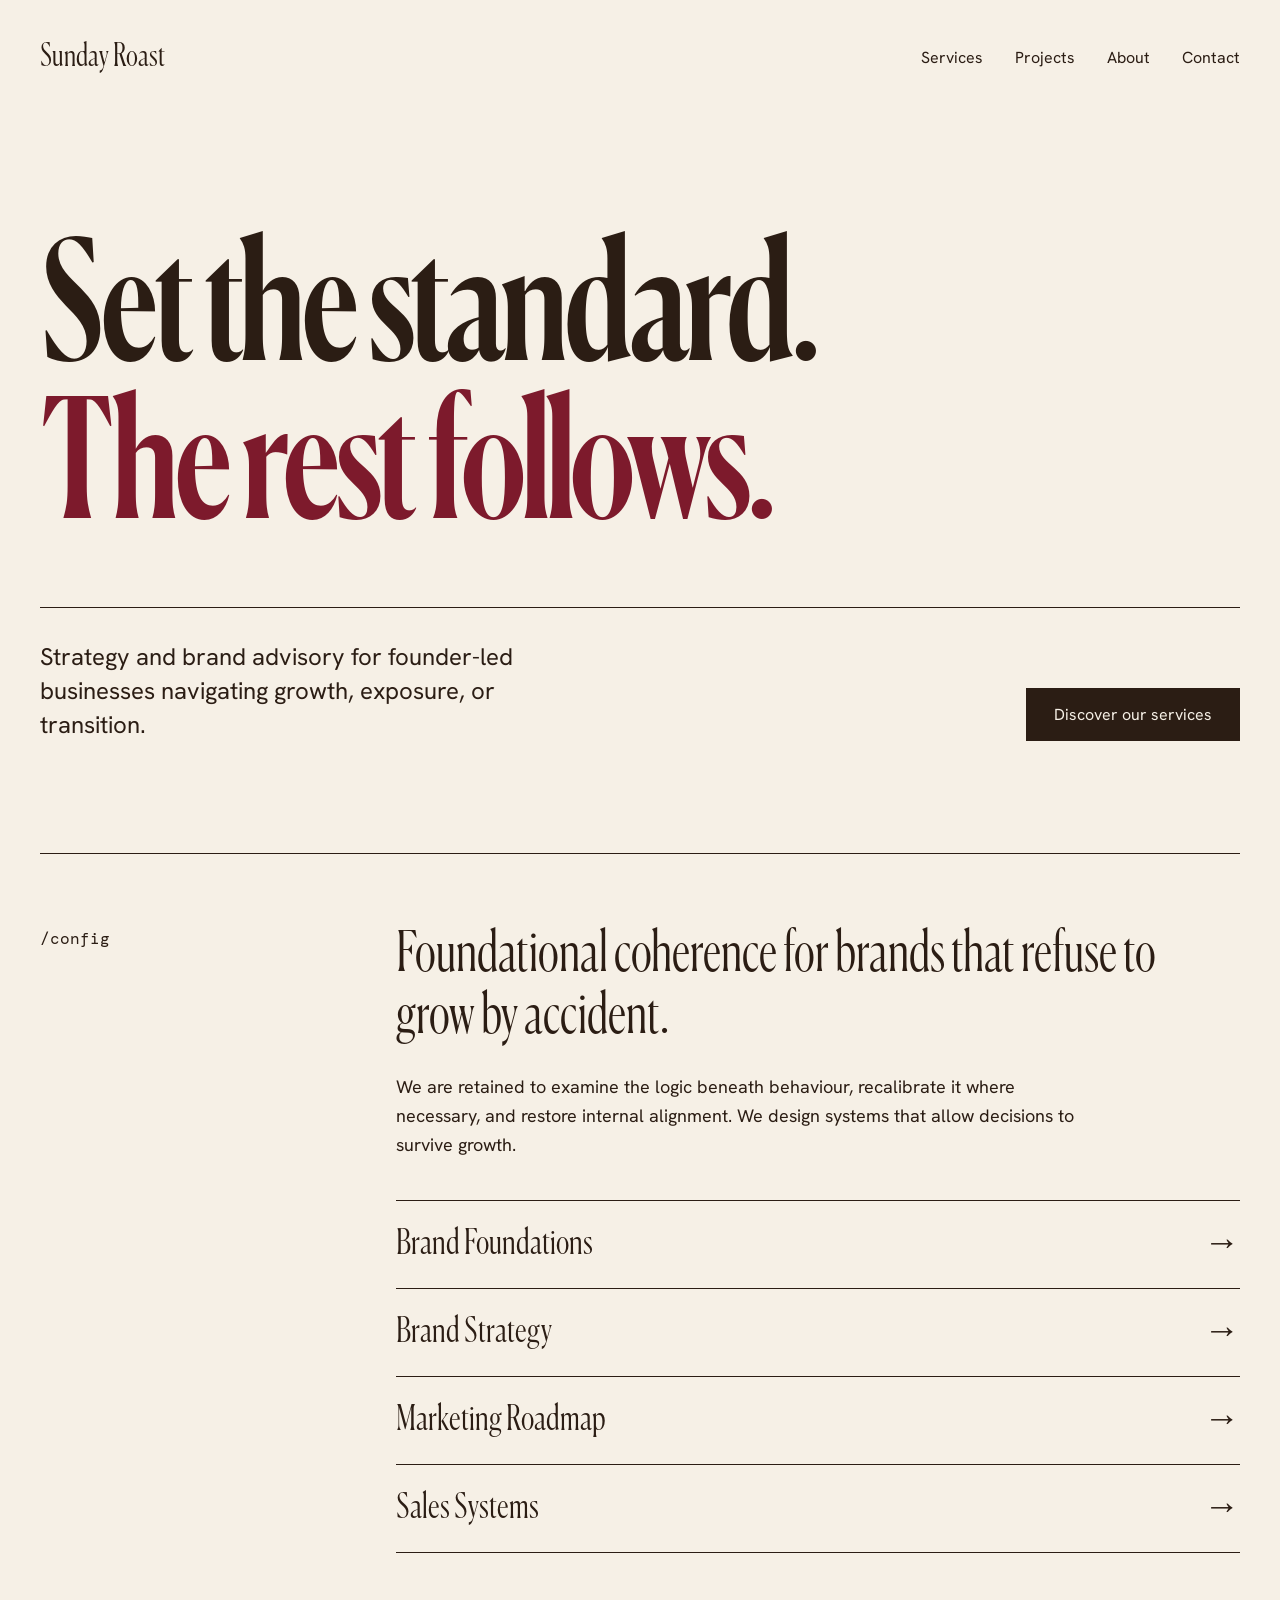
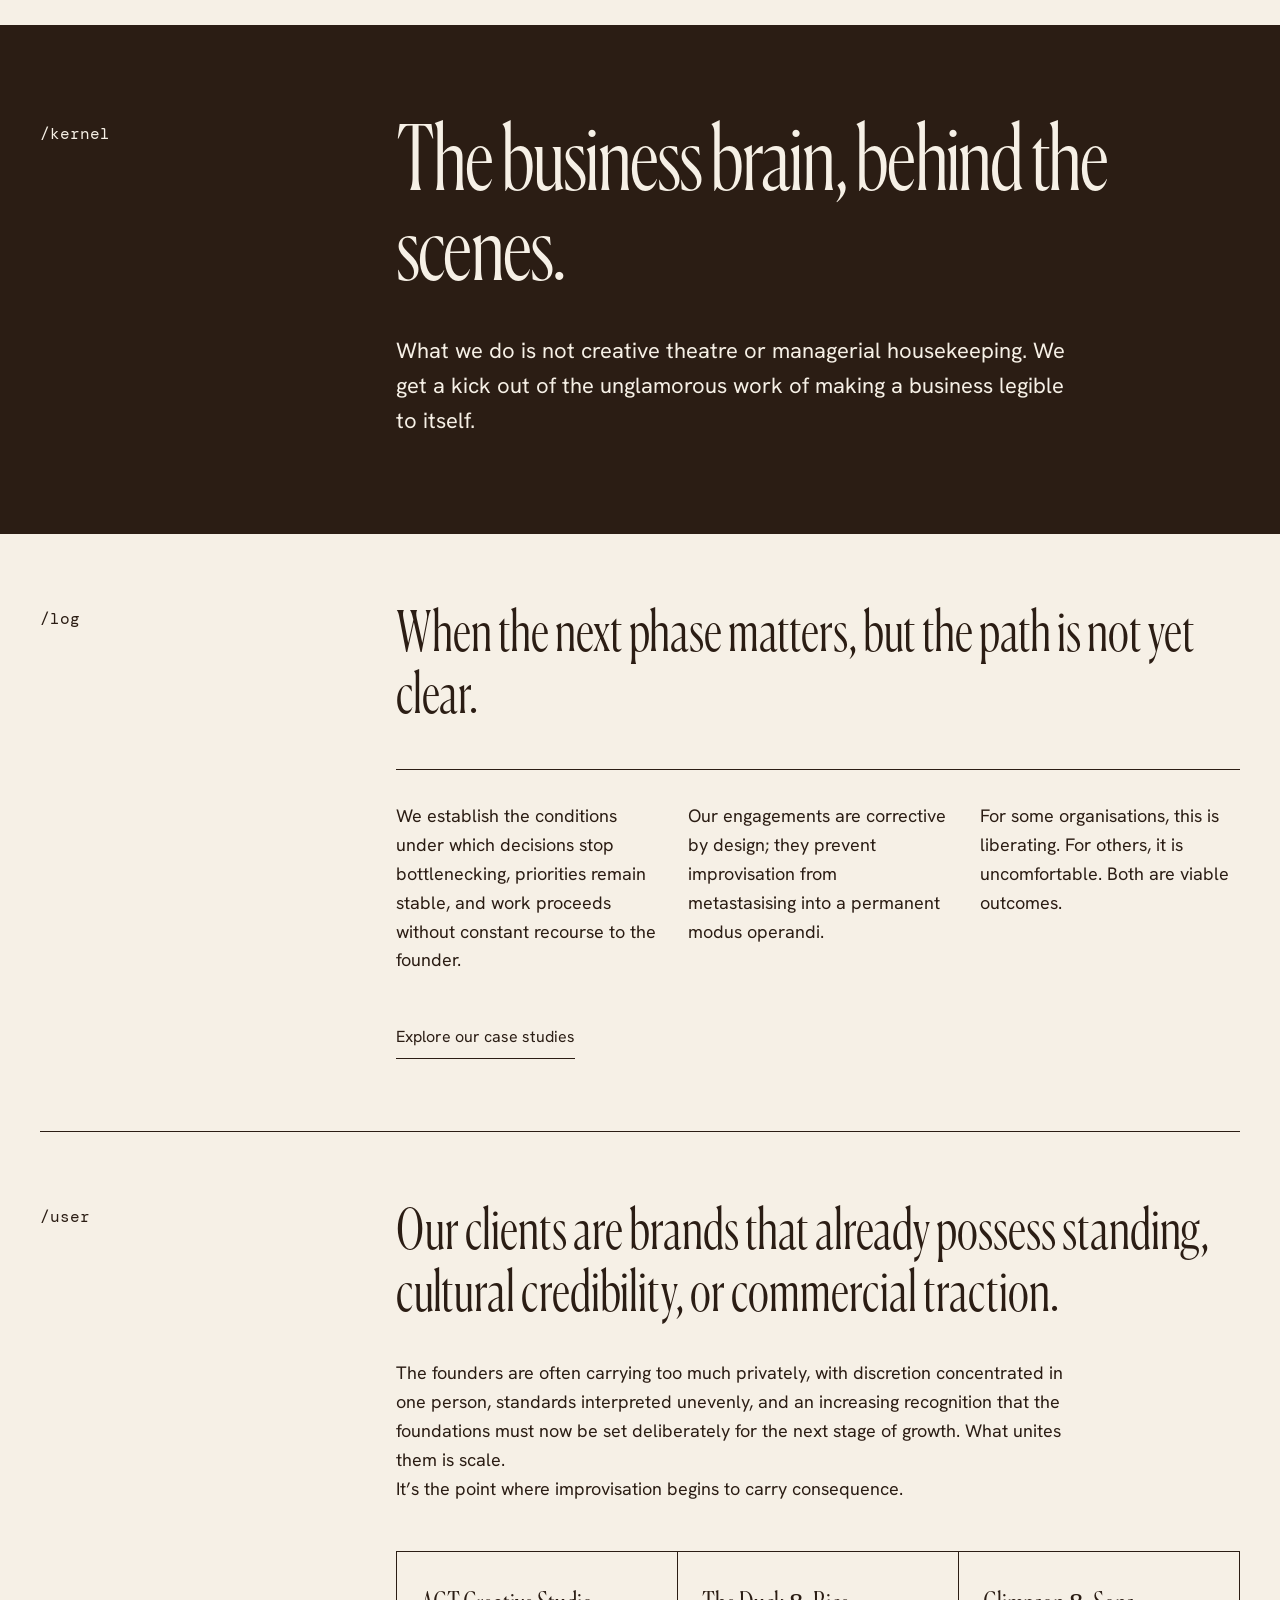
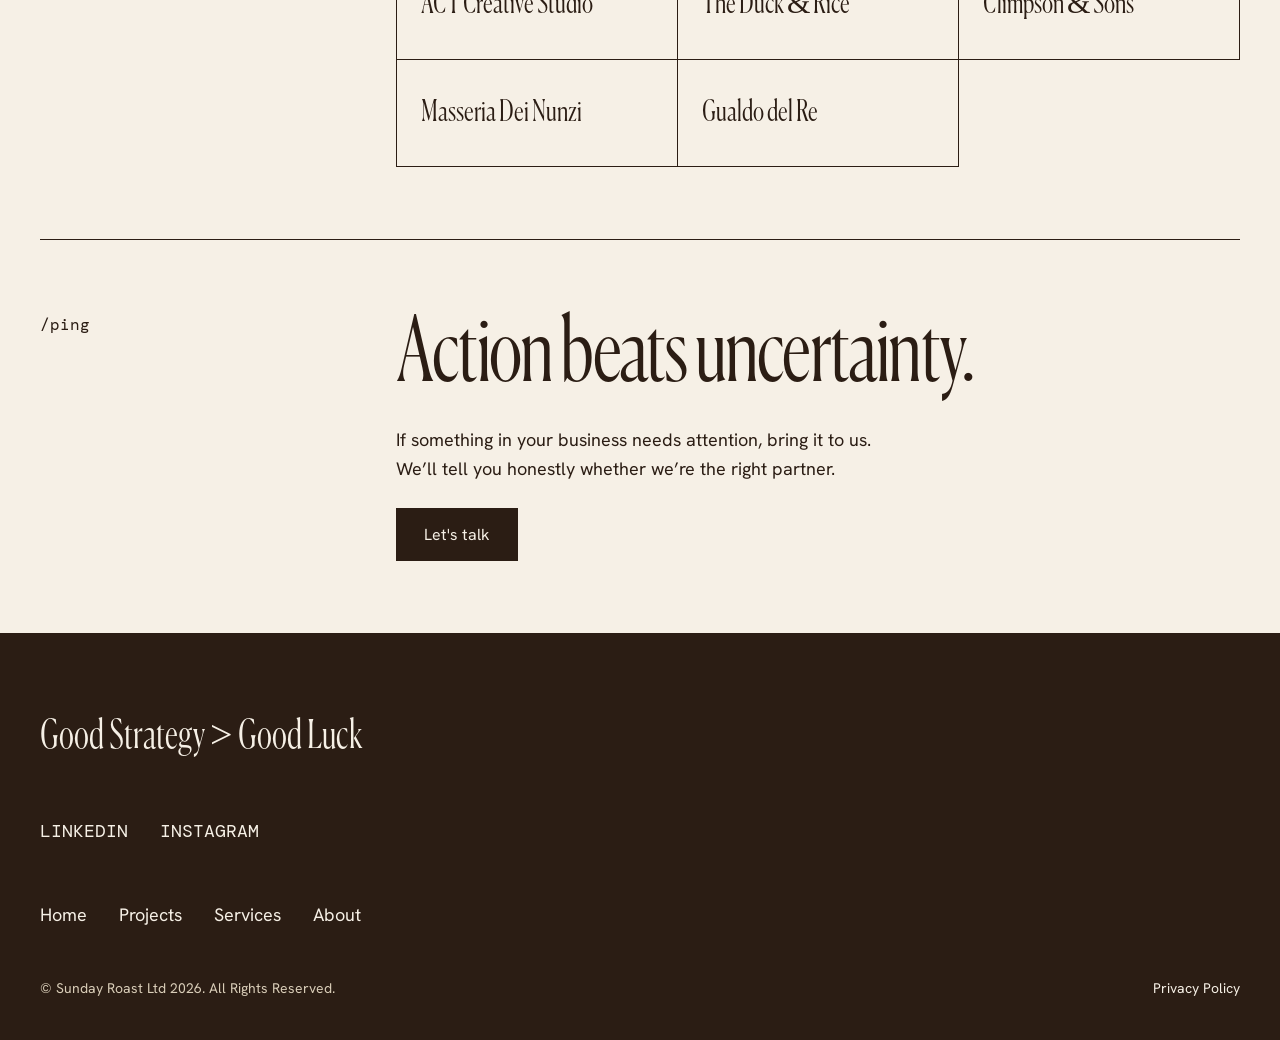
<file: index.html>
<!doctype html>
<html lang="en-GB">
<head>
<meta charset="utf-8">
<meta name="viewport" content="width=device-width, initial-scale=1">
<title>Sunday Roast | Strategy &amp; Brand Advisory for Founder-Led Brands</title>
<meta name="description" content="A London-based consultancy helping founder-led businesses gain clarity, structure and commercial direction through strategy, systems and execution.">
<meta property="og:title" content="Sunday Roast | Strategy &amp; Brand Advisory for Founder-Led Brands">
<meta property="og:description" content="A London-based consultancy helping founder-led businesses gain clarity, structure and commercial direction through strategy, systems and execution.">
<meta property="og:type" content="website">
<link rel="preconnect" href="https://fonts.googleapis.com">
<link rel="preconnect" href="https://fonts.gstatic.com" crossorigin>
<link href="https://fonts.googleapis.com/css2?family=DM+Mono&family=Hanken+Grotesk:wght@400;500&display=swap" rel="stylesheet">
<link rel="stylesheet" href="./assets/style.css">
</head>
<body>
<div class="wrap">
<header class="site">
<a class="brand" href="./">Sunday Roast</a>
<nav class="main" aria-label="Main">
<a href="./services/">Services</a><a href="./projects/">Projects</a><a href="./about/">About</a><a href="./contact/">Contact</a>
</nav>
</header>
</div>
<main>
<div class="wrap">
<section class="hero-sec">
<h1 class="hero">Set the standard.<br><em>The rest follows.</em></h1>
<div class="hero-foot"><p>Strategy and brand advisory for founder-led businesses navigating growth, exposure, or transition.</p><a class="btn" href="./services/">Discover our services</a></div>
</section>
<section class="row" id="config"><div class="tag mono">/config</div><div class="body">
<h2>Foundational coherence for brands that refuse to grow by accident.</h2>
<p>We are retained to examine the logic beneath behaviour, recalibrate it where necessary, and restore internal alignment. We design systems that allow decisions to survive growth.</p>
<div class="list"><a href="./services/brand-foundations/"><span>Brand Foundations</span><span aria-hidden="true">→</span></a><a href="./services/brand-strategy/"><span>Brand Strategy</span><span aria-hidden="true">→</span></a><a href="./services/marketing-roadmap/"><span>Marketing Roadmap</span><span aria-hidden="true">→</span></a><a href="./services/sales-systems/"><span>Sales Systems</span><span aria-hidden="true">→</span></a></div></div></section>
</div>
<section class="dark kernel"><div class="wrap" style="display:flex;flex-wrap:wrap;gap:48px"><div class="mono" style="flex:1 1 200px;font-size:16px">/kernel</div><div style="flex:3 1 520px;display:flex;flex-direction:column;gap:32px"><h2>The business brain, behind the scenes.</h2><p style="margin:0;max-width:680px">What we do is not creative theatre or managerial housekeeping. We get a kick out of the unglamorous work of making a business legible to itself.</p></div></div></section>
<div class="wrap">
<section class="row" id="log" style="border-top:0"><div class="tag mono">/log</div><div class="body" style="gap:40px">
<h2>When the next phase matters, but the path is not yet clear.</h2>
<div class="cols"><p>We establish the conditions under which decisions stop bottlenecking, priorities remain stable, and work proceeds without constant recourse to the founder.</p><p>Our engagements are corrective by design; they prevent improvisation from metastasising into a permanent modus operandi.</p><p>For some organisations, this is liberating. For others, it is uncomfortable. Both are viable outcomes.</p></div>
<a class="linkline" href="./projects/">Explore our case studies</a></div></section>
<section class="row" id="user"><div class="tag mono">/user</div><div class="body" style="gap:32px">
<h2>Our clients are brands that already possess standing, cultural credibility, or commercial traction.</h2>
<p>The founders are often carrying too much privately, with discretion concentrated in one person, standards interpreted unevenly, and an increasing recognition that the foundations must now be set deliberately for the next stage of growth. What unites them is scale.<br>It’s the point where improvisation begins to carry consequence.</p>
<div class="clients"><a href="./projects/">ACT Creative Studio</a><a href="./projects/">The Duck &amp; Rice</a><a href="./projects/">Climpson &amp; Sons</a><a href="./projects/">Masseria Dei Nunzi</a><a href="./projects/">Gualdo del Re</a></div></div></section>
<section class="row ping" id="ping"><a class="tag mono" href="mailto:hello@sundayroast.studio?subject=Hello!">/ping</a><div class="body">
<h2>Action beats uncertainty.</h2>
<p>If something in your business needs attention, bring it to us.<br>We’ll tell you honestly whether we’re the right partner.</p>
<a class="btn" style="align-self:flex-start" href="./contact/">Let's talk</a></div></section>
</div>
</main>
<footer class="site dark">
<div class="wrap">
<div class="tagline">Good Strategy &gt; Good Luck</div>
<div class="flinks mono"><a href="https://www.linkedin.com/company/sundayroast">LINKEDIN</a><a href="https://www.instagram.com/sundayroast.studio">INSTAGRAM</a></div>
<div class="flinks"><a href="./">Home</a><a href="./projects/">Projects</a><a href="./services/">Services</a><a href="./about/">About</a></div>
<div class="fine"><span>© Sunday Roast Ltd 2026. All Rights Reserved.</span><a href="./privacy-policy/">Privacy Policy</a></div>
</div>
</footer>
</body>
</html>
</file>
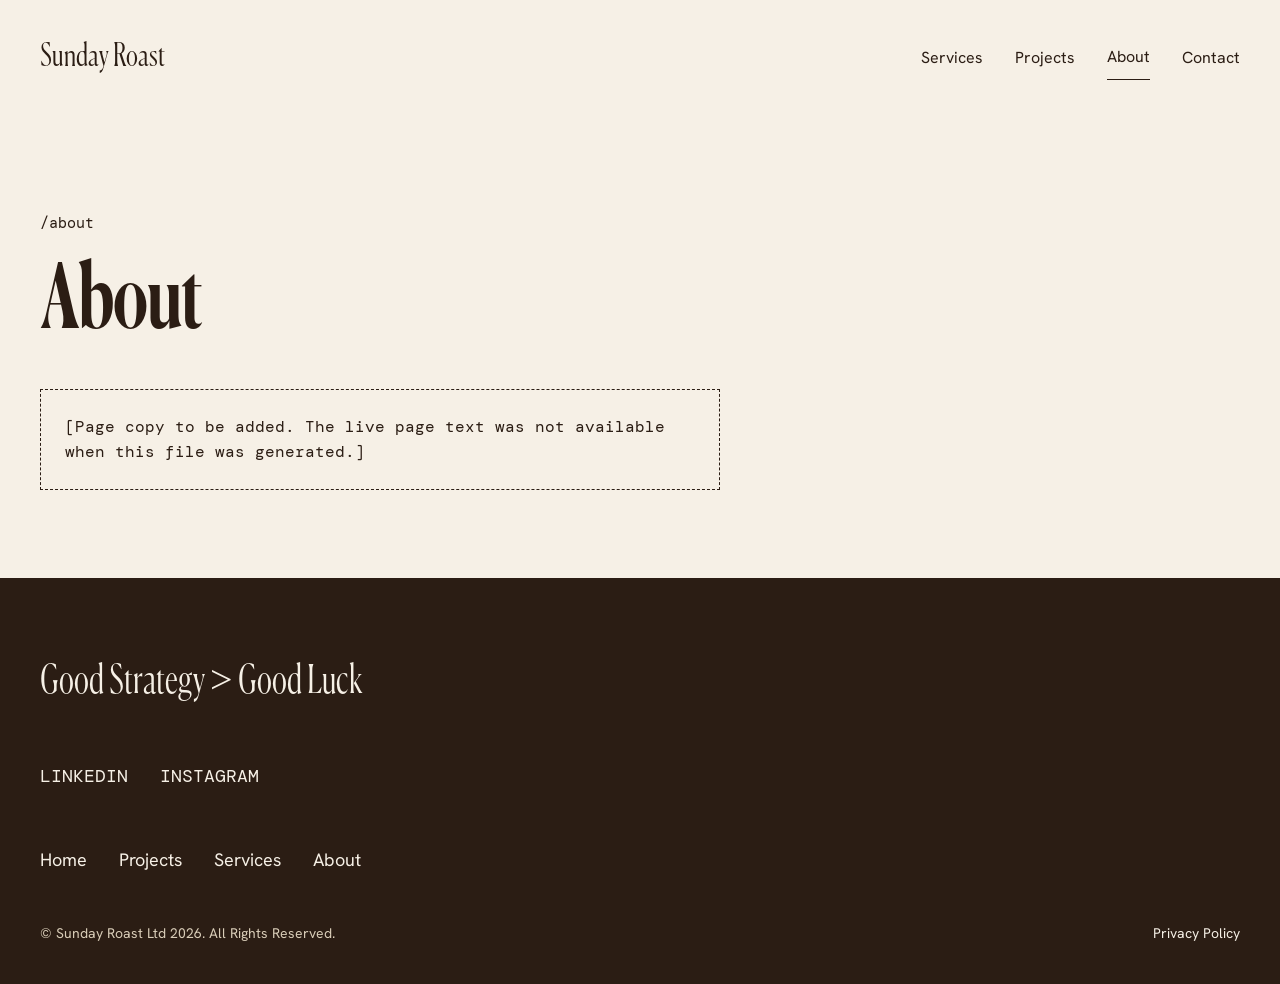
<file: about/index.html>
<!doctype html>
<html lang="en-GB">
<head>
<meta charset="utf-8">
<meta name="viewport" content="width=device-width, initial-scale=1">
<title>About | Sunday Roast</title>
<meta name="description" content="A London-based consultancy helping founder-led businesses gain clarity, structure and commercial direction through strategy, systems and execution.">
<meta property="og:title" content="About | Sunday Roast">
<meta property="og:description" content="A London-based consultancy helping founder-led businesses gain clarity, structure and commercial direction through strategy, systems and execution.">
<meta property="og:type" content="website">
<link rel="preconnect" href="https://fonts.googleapis.com">
<link rel="preconnect" href="https://fonts.gstatic.com" crossorigin>
<link href="https://fonts.googleapis.com/css2?family=DM+Mono&family=Hanken+Grotesk:wght@400;500&display=swap" rel="stylesheet">
<link rel="stylesheet" href="../assets/style.css">
</head>
<body>
<div class="wrap">
<header class="site">
<a class="brand" href="../">Sunday Roast</a>
<nav class="main" aria-label="Main">
<a href="../services/">Services</a><a href="../projects/">Projects</a><a href="../about/" aria-current="page">About</a><a href="../contact/">Contact</a>
</nav>
</header>
</div>
<main>
<div class="wrap"><div class="page-head"><div class="crumb mono">/about</div><h1 class="page">About</h1><p class="todo mono">[Page copy to be added. The live page text was not available when this file was generated.]</p></div></div>
</main>
<footer class="site dark">
<div class="wrap">
<div class="tagline">Good Strategy &gt; Good Luck</div>
<div class="flinks mono"><a href="https://www.linkedin.com/company/sundayroast">LINKEDIN</a><a href="https://www.instagram.com/sundayroast.studio">INSTAGRAM</a></div>
<div class="flinks"><a href="../">Home</a><a href="../projects/">Projects</a><a href="../services/">Services</a><a href="../about/">About</a></div>
<div class="fine"><span>© Sunday Roast Ltd 2026. All Rights Reserved.</span><a href="../privacy-policy/">Privacy Policy</a></div>
</div>
</footer>
</body>
</html>
</file>
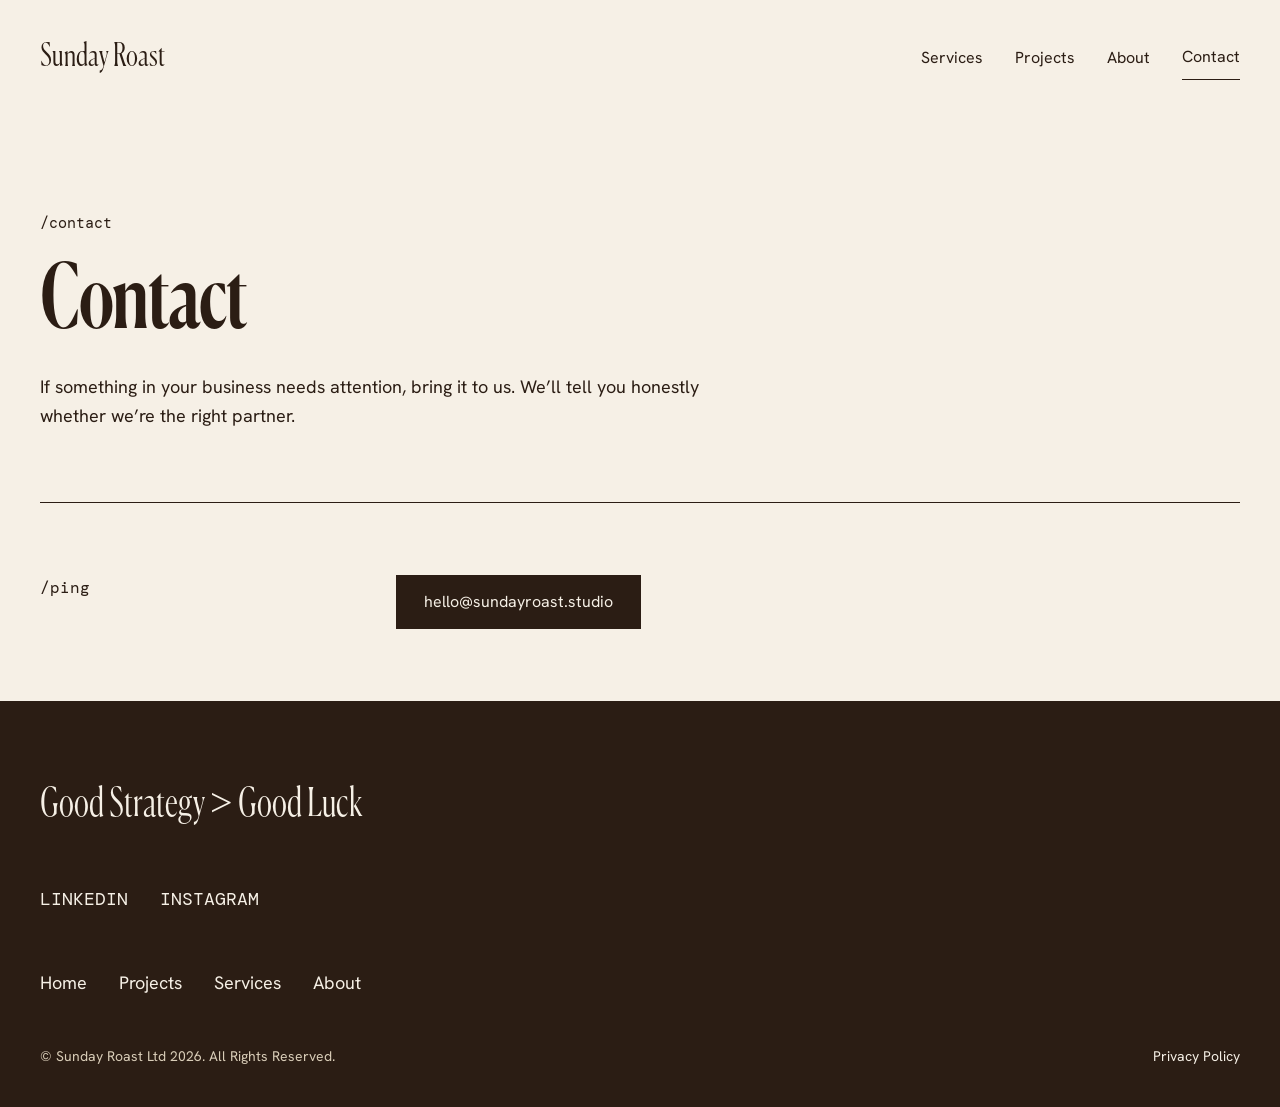
<file: contact/index.html>
<!doctype html>
<html lang="en-GB">
<head>
<meta charset="utf-8">
<meta name="viewport" content="width=device-width, initial-scale=1">
<title>Contact | Sunday Roast</title>
<meta name="description" content="A London-based consultancy helping founder-led businesses gain clarity, structure and commercial direction through strategy, systems and execution.">
<meta property="og:title" content="Contact | Sunday Roast">
<meta property="og:description" content="A London-based consultancy helping founder-led businesses gain clarity, structure and commercial direction through strategy, systems and execution.">
<meta property="og:type" content="website">
<link rel="preconnect" href="https://fonts.googleapis.com">
<link rel="preconnect" href="https://fonts.gstatic.com" crossorigin>
<link href="https://fonts.googleapis.com/css2?family=DM+Mono&family=Hanken+Grotesk:wght@400;500&display=swap" rel="stylesheet">
<link rel="stylesheet" href="../assets/style.css">
</head>
<body>
<div class="wrap">
<header class="site">
<a class="brand" href="../">Sunday Roast</a>
<nav class="main" aria-label="Main">
<a href="../services/">Services</a><a href="../projects/">Projects</a><a href="../about/">About</a><a href="../contact/" aria-current="page">Contact</a>
</nav>
</header>
</div>
<main>
<div class="wrap"><div class="page-head"><div class="crumb mono">/contact</div><h1 class="page">Contact</h1><p style="margin:0;max-width:680px">If something in your business needs attention, bring it to us. We’ll tell you honestly whether we’re the right partner.</p></div><section class="row"><div class="tag mono">/ping</div><div class="body"><a class="btn" style="align-self:flex-start" href="mailto:hello@sundayroast.studio?subject=Hello!">hello@sundayroast.studio</a></div></section></div>
</main>
<footer class="site dark">
<div class="wrap">
<div class="tagline">Good Strategy &gt; Good Luck</div>
<div class="flinks mono"><a href="https://www.linkedin.com/company/sundayroast">LINKEDIN</a><a href="https://www.instagram.com/sundayroast.studio">INSTAGRAM</a></div>
<div class="flinks"><a href="../">Home</a><a href="../projects/">Projects</a><a href="../services/">Services</a><a href="../about/">About</a></div>
<div class="fine"><span>© Sunday Roast Ltd 2026. All Rights Reserved.</span><a href="../privacy-policy/">Privacy Policy</a></div>
</div>
</footer>
</body>
</html>
</file>
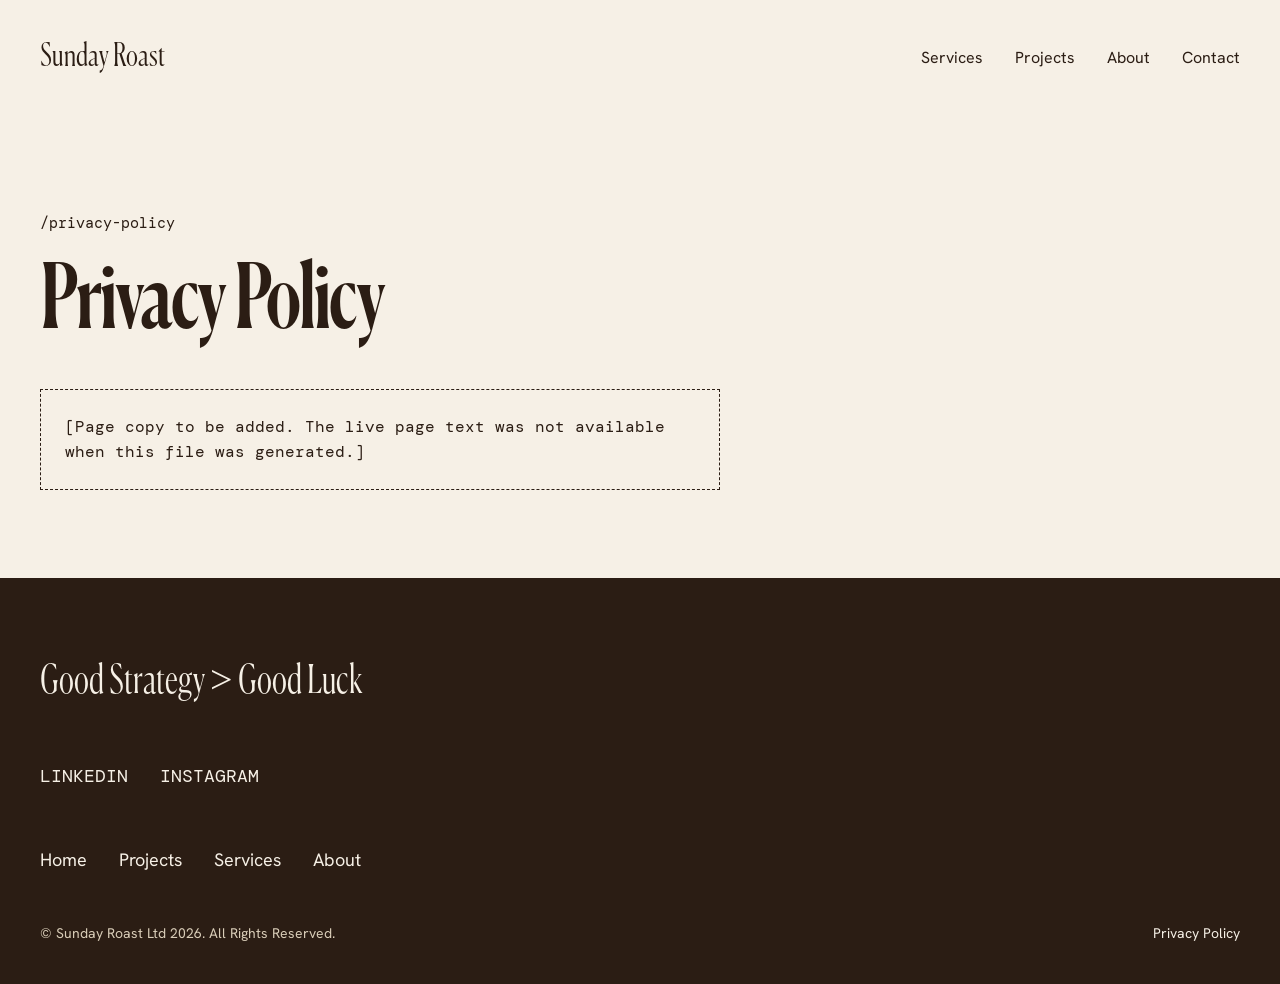
<file: privacy-policy/index.html>
<!doctype html>
<html lang="en-GB">
<head>
<meta charset="utf-8">
<meta name="viewport" content="width=device-width, initial-scale=1">
<title>Privacy Policy | Sunday Roast</title>
<meta name="description" content="A London-based consultancy helping founder-led businesses gain clarity, structure and commercial direction through strategy, systems and execution.">
<meta property="og:title" content="Privacy Policy | Sunday Roast">
<meta property="og:description" content="A London-based consultancy helping founder-led businesses gain clarity, structure and commercial direction through strategy, systems and execution.">
<meta property="og:type" content="website">
<link rel="preconnect" href="https://fonts.googleapis.com">
<link rel="preconnect" href="https://fonts.gstatic.com" crossorigin>
<link href="https://fonts.googleapis.com/css2?family=DM+Mono&family=Hanken+Grotesk:wght@400;500&display=swap" rel="stylesheet">
<link rel="stylesheet" href="../assets/style.css">
</head>
<body>
<div class="wrap">
<header class="site">
<a class="brand" href="../">Sunday Roast</a>
<nav class="main" aria-label="Main">
<a href="../services/">Services</a><a href="../projects/">Projects</a><a href="../about/">About</a><a href="../contact/">Contact</a>
</nav>
</header>
</div>
<main>
<div class="wrap"><div class="page-head"><div class="crumb mono">/privacy-policy</div><h1 class="page">Privacy Policy</h1><p class="todo mono">[Page copy to be added. The live page text was not available when this file was generated.]</p></div></div>
</main>
<footer class="site dark">
<div class="wrap">
<div class="tagline">Good Strategy &gt; Good Luck</div>
<div class="flinks mono"><a href="https://www.linkedin.com/company/sundayroast">LINKEDIN</a><a href="https://www.instagram.com/sundayroast.studio">INSTAGRAM</a></div>
<div class="flinks"><a href="../">Home</a><a href="../projects/">Projects</a><a href="../services/">Services</a><a href="../about/">About</a></div>
<div class="fine"><span>© Sunday Roast Ltd 2026. All Rights Reserved.</span><a href="../privacy-policy/">Privacy Policy</a></div>
</div>
</footer>
</body>
</html>
</file>
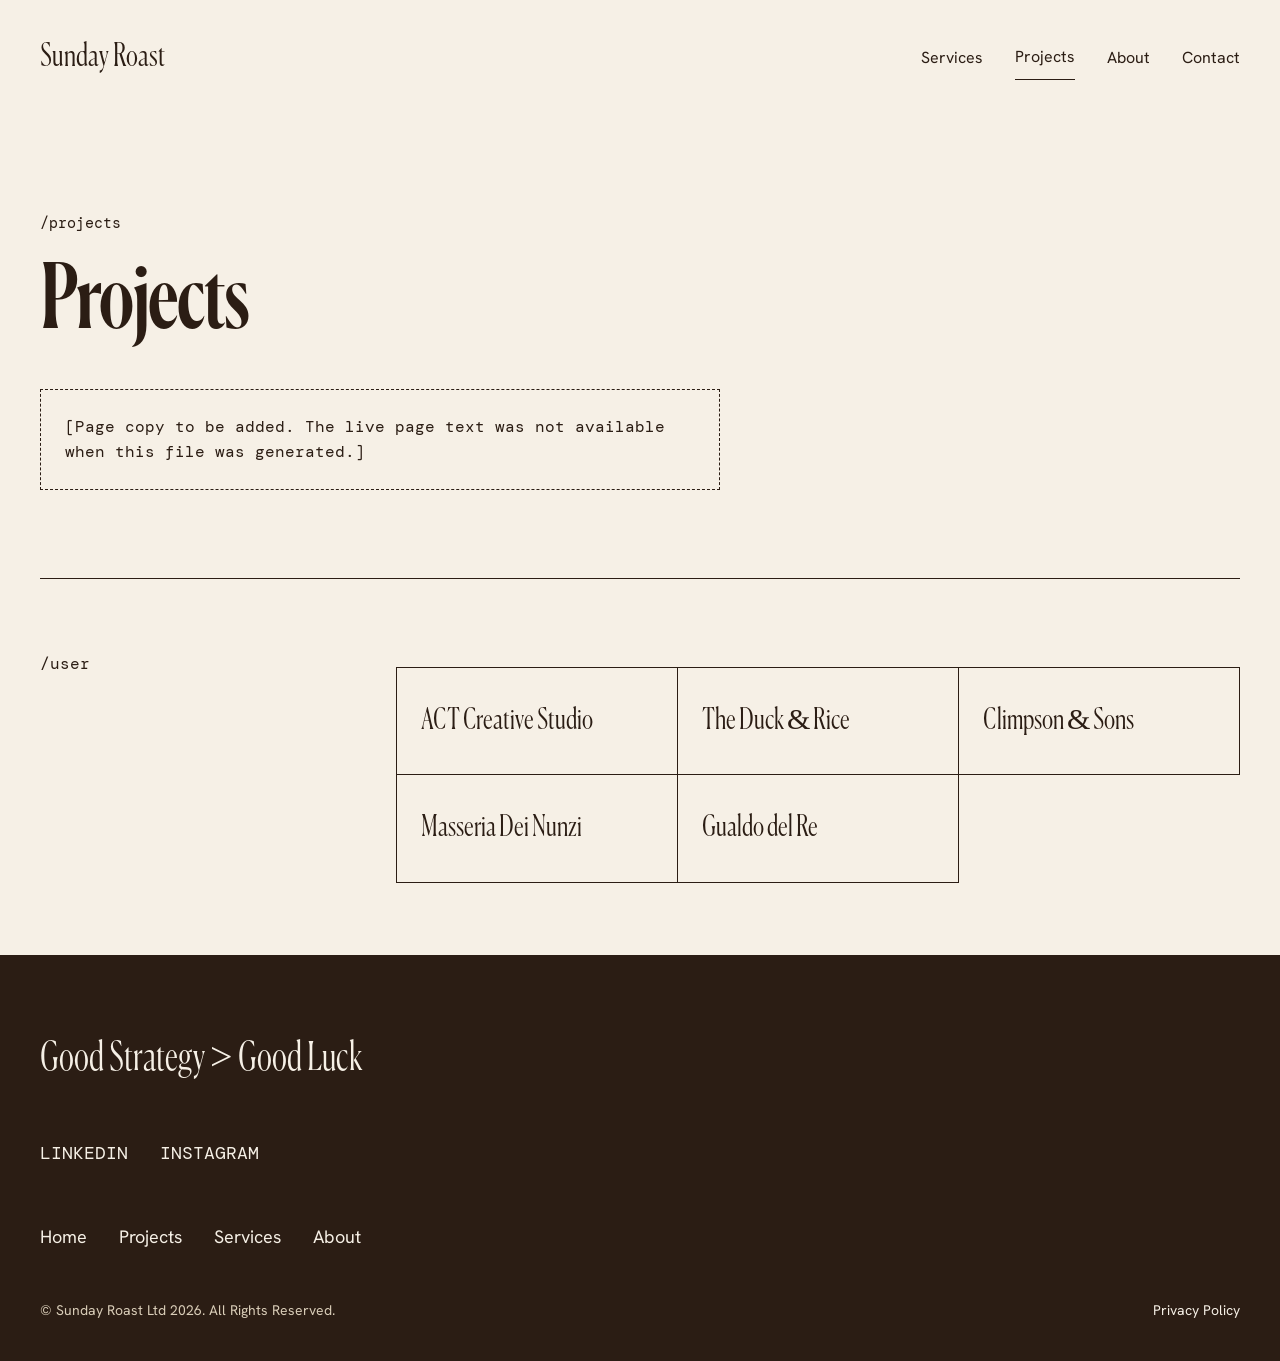
<file: projects/index.html>
<!doctype html>
<html lang="en-GB">
<head>
<meta charset="utf-8">
<meta name="viewport" content="width=device-width, initial-scale=1">
<title>Projects | Sunday Roast</title>
<meta name="description" content="A London-based consultancy helping founder-led businesses gain clarity, structure and commercial direction through strategy, systems and execution.">
<meta property="og:title" content="Projects | Sunday Roast">
<meta property="og:description" content="A London-based consultancy helping founder-led businesses gain clarity, structure and commercial direction through strategy, systems and execution.">
<meta property="og:type" content="website">
<link rel="preconnect" href="https://fonts.googleapis.com">
<link rel="preconnect" href="https://fonts.gstatic.com" crossorigin>
<link href="https://fonts.googleapis.com/css2?family=DM+Mono&family=Hanken+Grotesk:wght@400;500&display=swap" rel="stylesheet">
<link rel="stylesheet" href="../assets/style.css">
</head>
<body>
<div class="wrap">
<header class="site">
<a class="brand" href="../">Sunday Roast</a>
<nav class="main" aria-label="Main">
<a href="../services/">Services</a><a href="../projects/" aria-current="page">Projects</a><a href="../about/">About</a><a href="../contact/">Contact</a>
</nav>
</header>
</div>
<main>
<div class="wrap"><div class="page-head"><div class="crumb mono">/projects</div><h1 class="page">Projects</h1><p class="todo mono">[Page copy to be added. The live page text was not available when this file was generated.]</p></div><section class="row"><div class="tag mono">/user</div><div class="body"><div class="clients"><span>ACT Creative Studio</span><span>The Duck &amp; Rice</span><span>Climpson &amp; Sons</span><a href="http://www.masseriadeinunzi.com">Masseria Dei Nunzi</a><a href="https://www.gualdodelre.it/en/">Gualdo del Re</a></div></div></section></div>
</main>
<footer class="site dark">
<div class="wrap">
<div class="tagline">Good Strategy &gt; Good Luck</div>
<div class="flinks mono"><a href="https://www.linkedin.com/company/sundayroast">LINKEDIN</a><a href="https://www.instagram.com/sundayroast.studio">INSTAGRAM</a></div>
<div class="flinks"><a href="../">Home</a><a href="../projects/">Projects</a><a href="../services/">Services</a><a href="../about/">About</a></div>
<div class="fine"><span>© Sunday Roast Ltd 2026. All Rights Reserved.</span><a href="../privacy-policy/">Privacy Policy</a></div>
</div>
</footer>
</body>
</html>
</file>
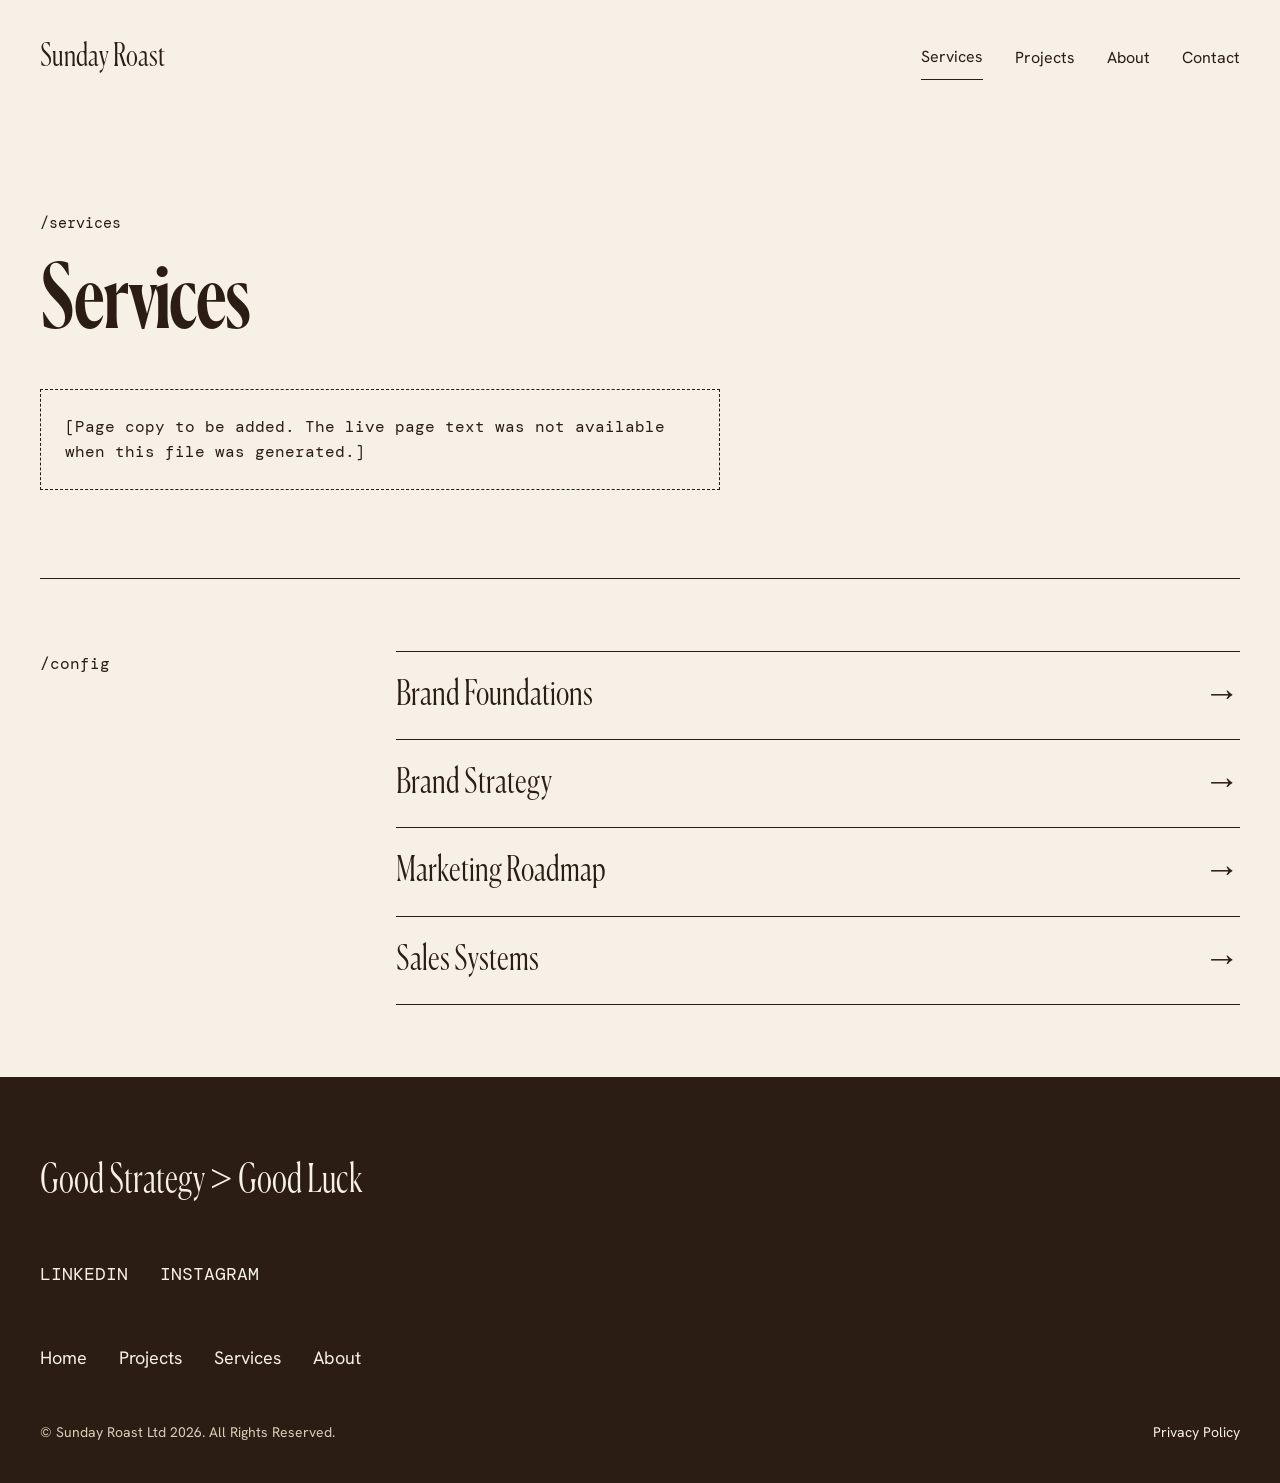
<file: services/index.html>
<!doctype html>
<html lang="en-GB">
<head>
<meta charset="utf-8">
<meta name="viewport" content="width=device-width, initial-scale=1">
<title>Services | Sunday Roast</title>
<meta name="description" content="A London-based consultancy helping founder-led businesses gain clarity, structure and commercial direction through strategy, systems and execution.">
<meta property="og:title" content="Services | Sunday Roast">
<meta property="og:description" content="A London-based consultancy helping founder-led businesses gain clarity, structure and commercial direction through strategy, systems and execution.">
<meta property="og:type" content="website">
<link rel="preconnect" href="https://fonts.googleapis.com">
<link rel="preconnect" href="https://fonts.gstatic.com" crossorigin>
<link href="https://fonts.googleapis.com/css2?family=DM+Mono&family=Hanken+Grotesk:wght@400;500&display=swap" rel="stylesheet">
<link rel="stylesheet" href="../assets/style.css">
</head>
<body>
<div class="wrap">
<header class="site">
<a class="brand" href="../">Sunday Roast</a>
<nav class="main" aria-label="Main">
<a href="../services/" aria-current="page">Services</a><a href="../projects/">Projects</a><a href="../about/">About</a><a href="../contact/">Contact</a>
</nav>
</header>
</div>
<main>
<div class="wrap"><div class="page-head"><div class="crumb mono">/services</div><h1 class="page">Services</h1><p class="todo mono">[Page copy to be added. The live page text was not available when this file was generated.]</p></div><section class="row"><div class="tag mono">/config</div><div class="body"><div class="list" style="margin-top:0"><a href="../services/brand-foundations/"><span>Brand Foundations</span><span aria-hidden="true">→</span></a><a href="../services/brand-strategy/"><span>Brand Strategy</span><span aria-hidden="true">→</span></a><a href="../services/marketing-roadmap/"><span>Marketing Roadmap</span><span aria-hidden="true">→</span></a><a href="../services/sales-systems/"><span>Sales Systems</span><span aria-hidden="true">→</span></a></div></div></section></div>
</main>
<footer class="site dark">
<div class="wrap">
<div class="tagline">Good Strategy &gt; Good Luck</div>
<div class="flinks mono"><a href="https://www.linkedin.com/company/sundayroast">LINKEDIN</a><a href="https://www.instagram.com/sundayroast.studio">INSTAGRAM</a></div>
<div class="flinks"><a href="../">Home</a><a href="../projects/">Projects</a><a href="../services/">Services</a><a href="../about/">About</a></div>
<div class="fine"><span>© Sunday Roast Ltd 2026. All Rights Reserved.</span><a href="../privacy-policy/">Privacy Policy</a></div>
</div>
</footer>
</body>
</html>
</file>
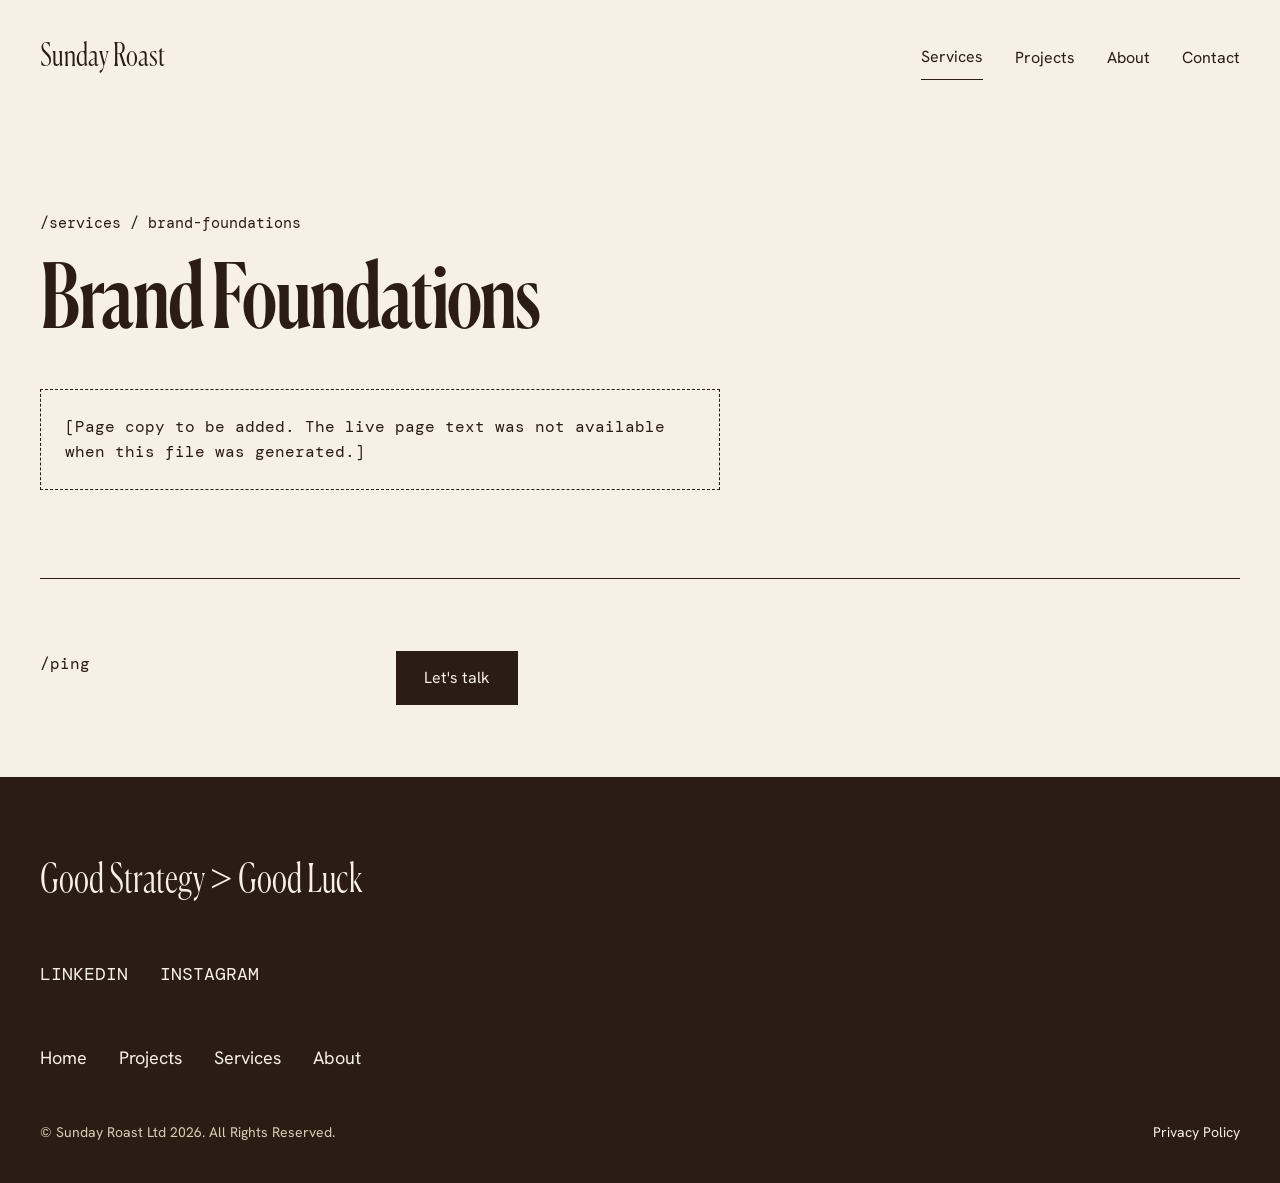
<file: services/brand-foundations/index.html>
<!doctype html>
<html lang="en-GB">
<head>
<meta charset="utf-8">
<meta name="viewport" content="width=device-width, initial-scale=1">
<title>Brand Foundations | Sunday Roast</title>
<meta name="description" content="A London-based consultancy helping founder-led businesses gain clarity, structure and commercial direction through strategy, systems and execution.">
<meta property="og:title" content="Brand Foundations | Sunday Roast">
<meta property="og:description" content="A London-based consultancy helping founder-led businesses gain clarity, structure and commercial direction through strategy, systems and execution.">
<meta property="og:type" content="website">
<link rel="preconnect" href="https://fonts.googleapis.com">
<link rel="preconnect" href="https://fonts.gstatic.com" crossorigin>
<link href="https://fonts.googleapis.com/css2?family=DM+Mono&family=Hanken+Grotesk:wght@400;500&display=swap" rel="stylesheet">
<link rel="stylesheet" href="../../assets/style.css">
</head>
<body>
<div class="wrap">
<header class="site">
<a class="brand" href="../../">Sunday Roast</a>
<nav class="main" aria-label="Main">
<a href="../../services/" aria-current="page">Services</a><a href="../../projects/">Projects</a><a href="../../about/">About</a><a href="../../contact/">Contact</a>
</nav>
</header>
</div>
<main>
<div class="wrap"><div class="page-head"><div class="crumb mono"><a href="../../services/">/services</a> / brand-foundations</div><h1 class="page">Brand Foundations</h1><p class="todo mono">[Page copy to be added. The live page text was not available when this file was generated.]</p></div><section class="row"><div class="tag mono">/ping</div><div class="body"><a class="btn" style="align-self:flex-start" href="../../contact/">Let's talk</a></div></section></div>
</main>
<footer class="site dark">
<div class="wrap">
<div class="tagline">Good Strategy &gt; Good Luck</div>
<div class="flinks mono"><a href="https://www.linkedin.com/company/sundayroast">LINKEDIN</a><a href="https://www.instagram.com/sundayroast.studio">INSTAGRAM</a></div>
<div class="flinks"><a href="../../">Home</a><a href="../../projects/">Projects</a><a href="../../services/">Services</a><a href="../../about/">About</a></div>
<div class="fine"><span>© Sunday Roast Ltd 2026. All Rights Reserved.</span><a href="../../privacy-policy/">Privacy Policy</a></div>
</div>
</footer>
</body>
</html>
</file>
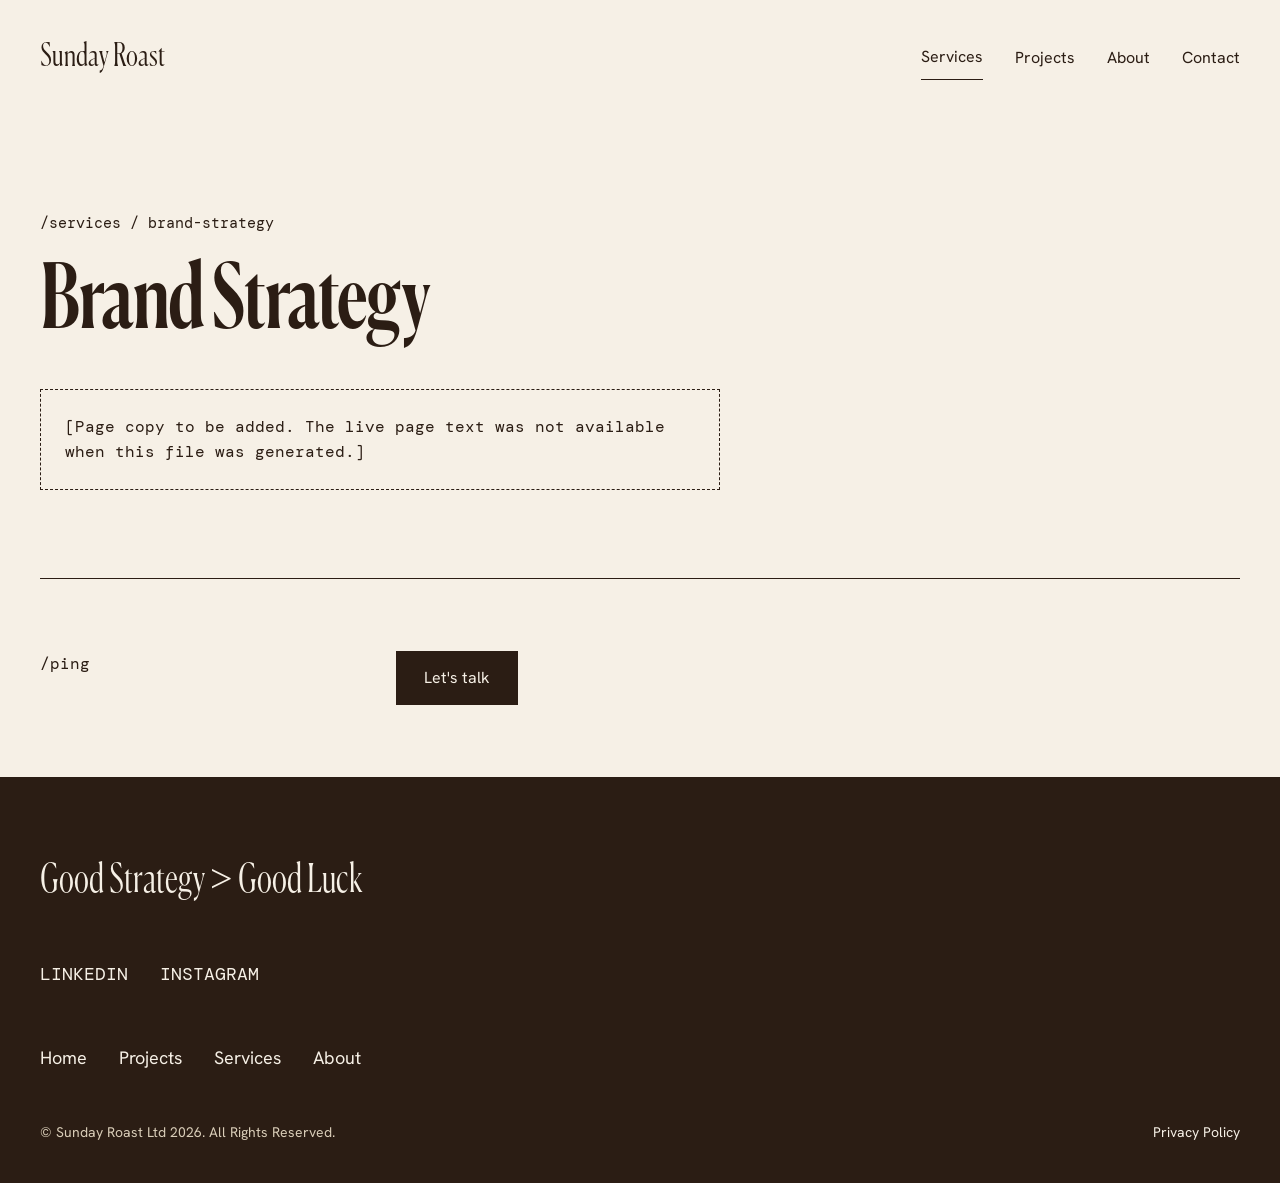
<file: services/brand-strategy/index.html>
<!doctype html>
<html lang="en-GB">
<head>
<meta charset="utf-8">
<meta name="viewport" content="width=device-width, initial-scale=1">
<title>Brand Strategy | Sunday Roast</title>
<meta name="description" content="A London-based consultancy helping founder-led businesses gain clarity, structure and commercial direction through strategy, systems and execution.">
<meta property="og:title" content="Brand Strategy | Sunday Roast">
<meta property="og:description" content="A London-based consultancy helping founder-led businesses gain clarity, structure and commercial direction through strategy, systems and execution.">
<meta property="og:type" content="website">
<link rel="preconnect" href="https://fonts.googleapis.com">
<link rel="preconnect" href="https://fonts.gstatic.com" crossorigin>
<link href="https://fonts.googleapis.com/css2?family=DM+Mono&family=Hanken+Grotesk:wght@400;500&display=swap" rel="stylesheet">
<link rel="stylesheet" href="../../assets/style.css">
</head>
<body>
<div class="wrap">
<header class="site">
<a class="brand" href="../../">Sunday Roast</a>
<nav class="main" aria-label="Main">
<a href="../../services/" aria-current="page">Services</a><a href="../../projects/">Projects</a><a href="../../about/">About</a><a href="../../contact/">Contact</a>
</nav>
</header>
</div>
<main>
<div class="wrap"><div class="page-head"><div class="crumb mono"><a href="../../services/">/services</a> / brand-strategy</div><h1 class="page">Brand Strategy</h1><p class="todo mono">[Page copy to be added. The live page text was not available when this file was generated.]</p></div><section class="row"><div class="tag mono">/ping</div><div class="body"><a class="btn" style="align-self:flex-start" href="../../contact/">Let's talk</a></div></section></div>
</main>
<footer class="site dark">
<div class="wrap">
<div class="tagline">Good Strategy &gt; Good Luck</div>
<div class="flinks mono"><a href="https://www.linkedin.com/company/sundayroast">LINKEDIN</a><a href="https://www.instagram.com/sundayroast.studio">INSTAGRAM</a></div>
<div class="flinks"><a href="../../">Home</a><a href="../../projects/">Projects</a><a href="../../services/">Services</a><a href="../../about/">About</a></div>
<div class="fine"><span>© Sunday Roast Ltd 2026. All Rights Reserved.</span><a href="../../privacy-policy/">Privacy Policy</a></div>
</div>
</footer>
</body>
</html>
</file>
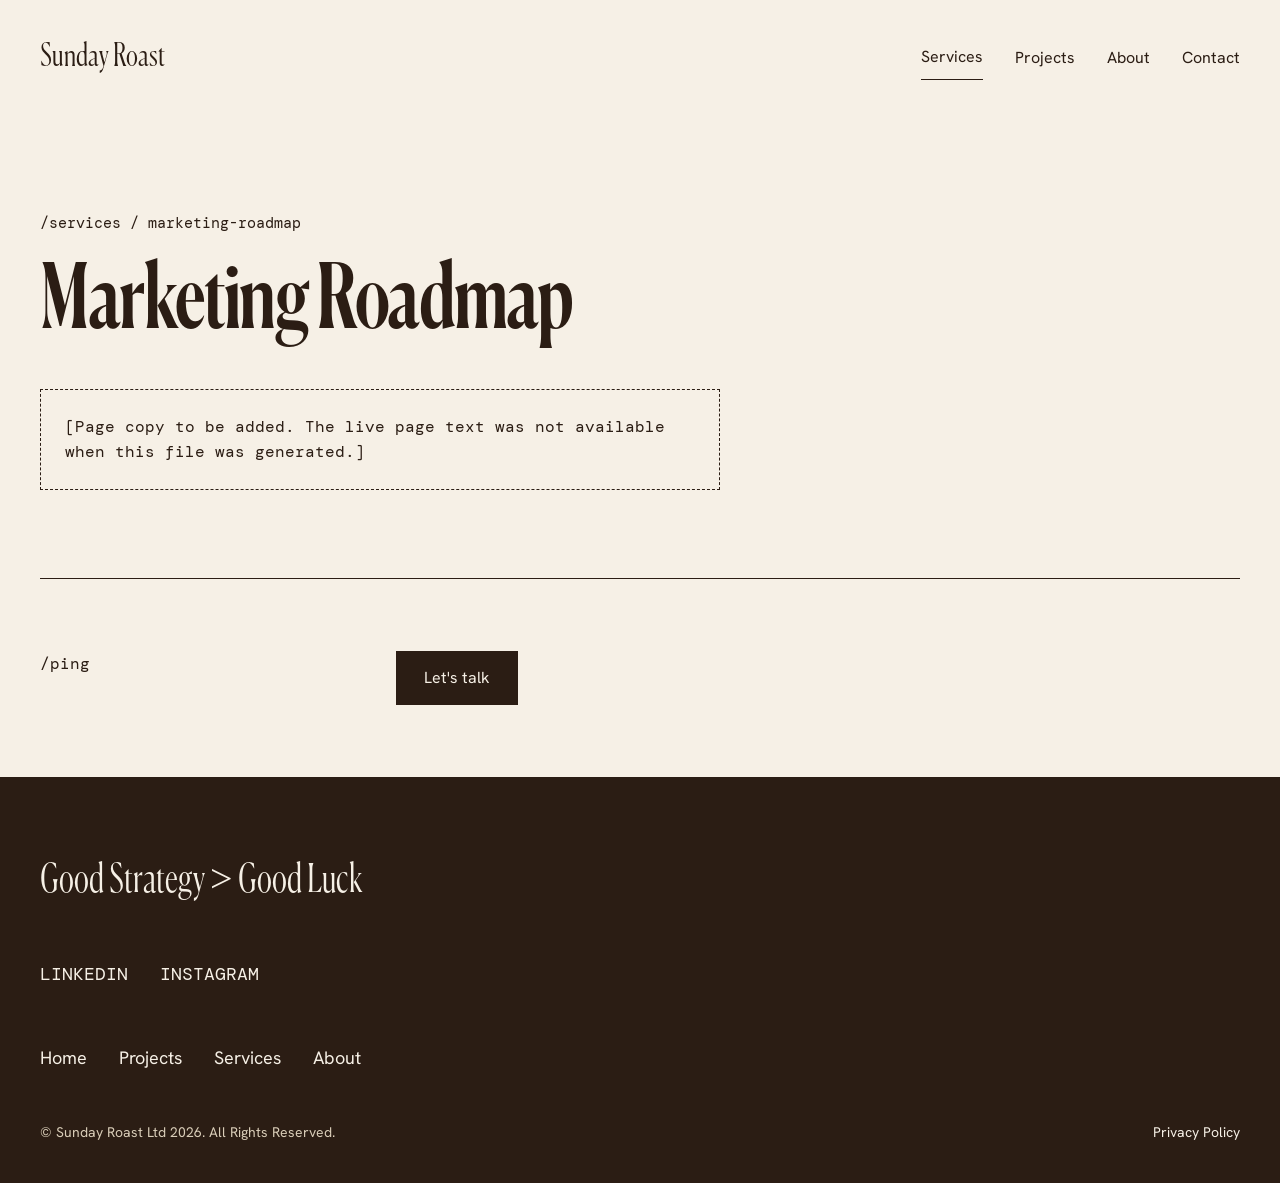
<file: services/marketing-roadmap/index.html>
<!doctype html>
<html lang="en-GB">
<head>
<meta charset="utf-8">
<meta name="viewport" content="width=device-width, initial-scale=1">
<title>Marketing Roadmap | Sunday Roast</title>
<meta name="description" content="A London-based consultancy helping founder-led businesses gain clarity, structure and commercial direction through strategy, systems and execution.">
<meta property="og:title" content="Marketing Roadmap | Sunday Roast">
<meta property="og:description" content="A London-based consultancy helping founder-led businesses gain clarity, structure and commercial direction through strategy, systems and execution.">
<meta property="og:type" content="website">
<link rel="preconnect" href="https://fonts.googleapis.com">
<link rel="preconnect" href="https://fonts.gstatic.com" crossorigin>
<link href="https://fonts.googleapis.com/css2?family=DM+Mono&family=Hanken+Grotesk:wght@400;500&display=swap" rel="stylesheet">
<link rel="stylesheet" href="../../assets/style.css">
</head>
<body>
<div class="wrap">
<header class="site">
<a class="brand" href="../../">Sunday Roast</a>
<nav class="main" aria-label="Main">
<a href="../../services/" aria-current="page">Services</a><a href="../../projects/">Projects</a><a href="../../about/">About</a><a href="../../contact/">Contact</a>
</nav>
</header>
</div>
<main>
<div class="wrap"><div class="page-head"><div class="crumb mono"><a href="../../services/">/services</a> / marketing-roadmap</div><h1 class="page">Marketing Roadmap</h1><p class="todo mono">[Page copy to be added. The live page text was not available when this file was generated.]</p></div><section class="row"><div class="tag mono">/ping</div><div class="body"><a class="btn" style="align-self:flex-start" href="../../contact/">Let's talk</a></div></section></div>
</main>
<footer class="site dark">
<div class="wrap">
<div class="tagline">Good Strategy &gt; Good Luck</div>
<div class="flinks mono"><a href="https://www.linkedin.com/company/sundayroast">LINKEDIN</a><a href="https://www.instagram.com/sundayroast.studio">INSTAGRAM</a></div>
<div class="flinks"><a href="../../">Home</a><a href="../../projects/">Projects</a><a href="../../services/">Services</a><a href="../../about/">About</a></div>
<div class="fine"><span>© Sunday Roast Ltd 2026. All Rights Reserved.</span><a href="../../privacy-policy/">Privacy Policy</a></div>
</div>
</footer>
</body>
</html>
</file>
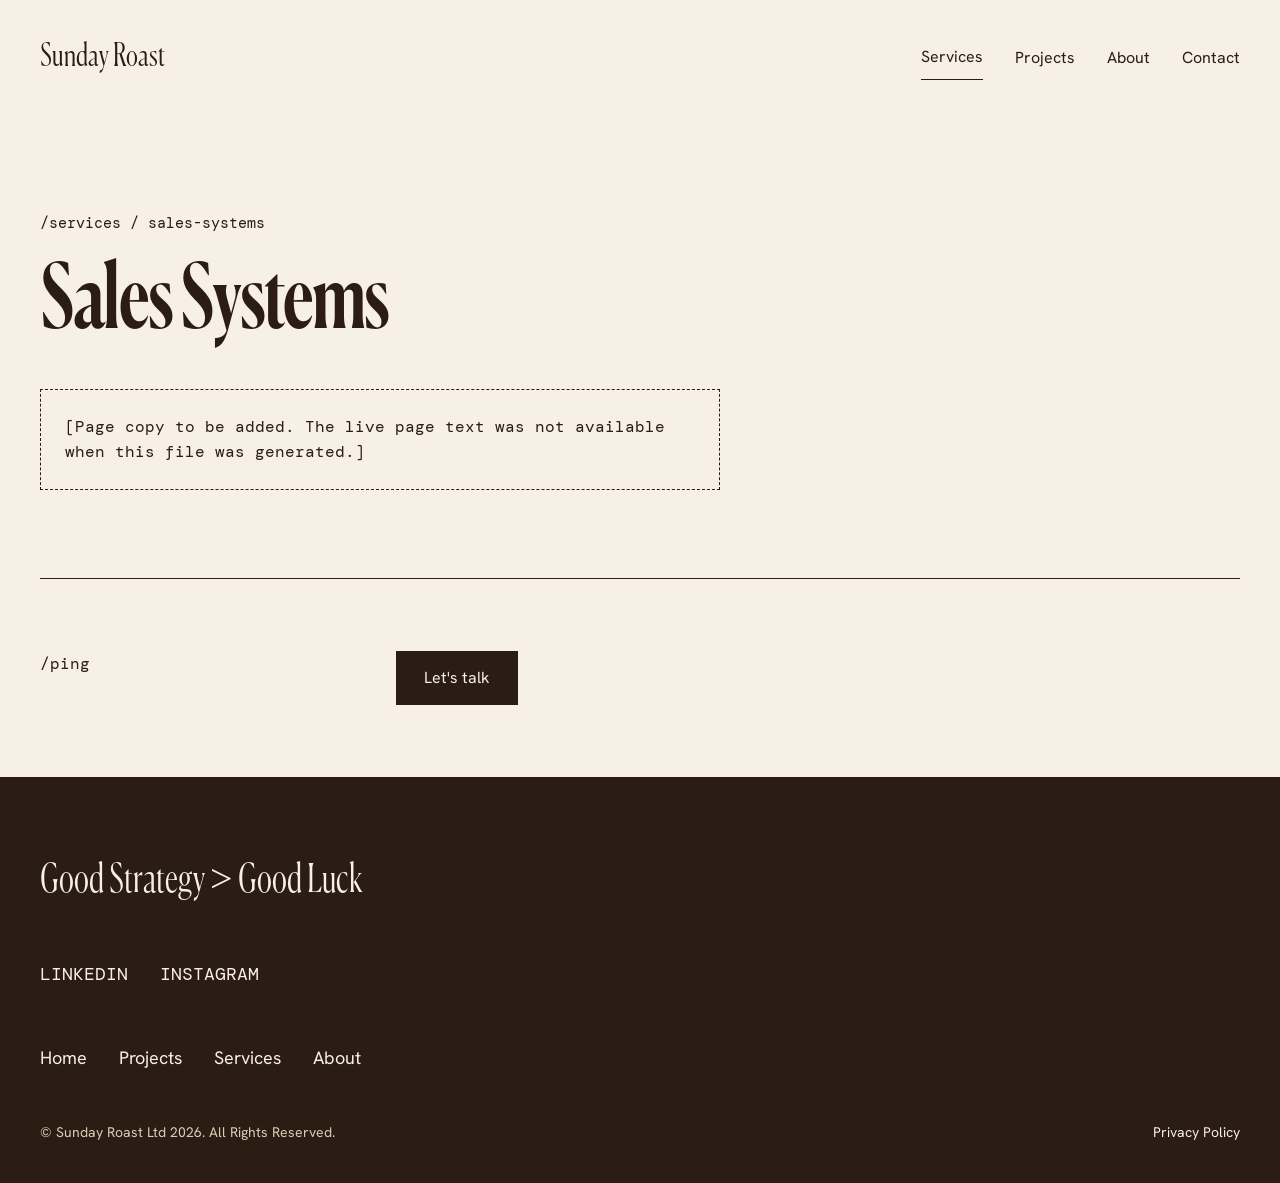
<file: services/sales-systems/index.html>
<!doctype html>
<html lang="en-GB">
<head>
<meta charset="utf-8">
<meta name="viewport" content="width=device-width, initial-scale=1">
<title>Sales Systems | Sunday Roast</title>
<meta name="description" content="A London-based consultancy helping founder-led businesses gain clarity, structure and commercial direction through strategy, systems and execution.">
<meta property="og:title" content="Sales Systems | Sunday Roast">
<meta property="og:description" content="A London-based consultancy helping founder-led businesses gain clarity, structure and commercial direction through strategy, systems and execution.">
<meta property="og:type" content="website">
<link rel="preconnect" href="https://fonts.googleapis.com">
<link rel="preconnect" href="https://fonts.gstatic.com" crossorigin>
<link href="https://fonts.googleapis.com/css2?family=DM+Mono&family=Hanken+Grotesk:wght@400;500&display=swap" rel="stylesheet">
<link rel="stylesheet" href="../../assets/style.css">
</head>
<body>
<div class="wrap">
<header class="site">
<a class="brand" href="../../">Sunday Roast</a>
<nav class="main" aria-label="Main">
<a href="../../services/" aria-current="page">Services</a><a href="../../projects/">Projects</a><a href="../../about/">About</a><a href="../../contact/">Contact</a>
</nav>
</header>
</div>
<main>
<div class="wrap"><div class="page-head"><div class="crumb mono"><a href="../../services/">/services</a> / sales-systems</div><h1 class="page">Sales Systems</h1><p class="todo mono">[Page copy to be added. The live page text was not available when this file was generated.]</p></div><section class="row"><div class="tag mono">/ping</div><div class="body"><a class="btn" style="align-self:flex-start" href="../../contact/">Let's talk</a></div></section></div>
</main>
<footer class="site dark">
<div class="wrap">
<div class="tagline">Good Strategy &gt; Good Luck</div>
<div class="flinks mono"><a href="https://www.linkedin.com/company/sundayroast">LINKEDIN</a><a href="https://www.instagram.com/sundayroast.studio">INSTAGRAM</a></div>
<div class="flinks"><a href="../../">Home</a><a href="../../projects/">Projects</a><a href="../../services/">Services</a><a href="../../about/">About</a></div>
<div class="fine"><span>© Sunday Roast Ltd 2026. All Rights Reserved.</span><a href="../../privacy-policy/">Privacy Policy</a></div>
</div>
</footer>
</body>
</html>
</file>
<file: assets/style.css>
@font-face{font-family:"Canela Condensed";src:url("fonts/CanelaCondensed-Light.otf") format("opentype");font-weight:100 900;font-style:normal;font-display:swap}
@font-face{font-family:"Canela Condensed Medium";src:url("fonts/CanelaCondensed-Medium.otf") format("opentype");font-weight:400;font-style:normal;font-display:swap}
*{box-sizing:border-box}
:root{--ground:#f6f0e6;--ink:#2b1d14;--accent:#7d1a2c;--soft:#d9cdb8}
html{scroll-behavior:smooth}
body{margin:0;background:var(--ground);color:var(--ink);font:400 18px/1.6 "Hanken Grotesk",system-ui,sans-serif}
a{color:var(--ink);text-decoration:none}a:hover,a:focus-visible{color:var(--accent)}
.wrap{max-width:1280px;margin:0 auto;padding:0 40px}
.serif{font-family:"Canela Condensed",Georgia,serif;font-weight:400}
.mono{font-family:"DM Mono",ui-monospace,monospace}
header.site{display:flex;flex-wrap:wrap;gap:16px;justify-content:space-between;align-items:center;padding:32px 0}
.brand{font-family:"Canela Condensed",Georgia,serif;font-size:32px}
nav.main{display:flex;flex-wrap:wrap;gap:32px;font-size:16px}
nav.main a{display:inline-flex;align-items:center;min-height:44px}
nav.main a[aria-current]{border-bottom:1px solid var(--ink)}
h1,h2,h3{font-family:"Canela Condensed",Georgia,serif;font-weight:400;margin:0}
h1{font-family:"Canela Condensed Medium",Georgia,serif}
h1.hero{font-size:clamp(64px,13vw,184px);line-height:.95;letter-spacing:-.03em;max-width:1100px}
h1.hero em{font-style:normal;color:var(--accent)}
h1.page{font-size:clamp(44px,7vw,96px);line-height:1;letter-spacing:-.02em}
h2,h3{font-size:clamp(34px,4.4vw,56px);line-height:1.1}
.hero-sec{display:flex;flex-direction:column;gap:56px;padding:120px 0 112px}
.hero-foot{display:flex;flex-wrap:wrap;gap:32px;justify-content:space-between;align-items:flex-end;border-top:1px solid var(--ink);padding-top:32px}
.hero-foot p{margin:0;max-width:520px;font-size:24px;line-height:1.4}
.btn{display:inline-flex;align-items:center;min-height:44px;background:var(--ink);color:var(--ground);padding:14px 28px;font-size:16px}
.btn:hover,.btn:focus-visible{background:var(--accent);color:var(--ground)}
.linkline{display:inline-flex;align-items:center;min-height:44px;border-bottom:1px solid var(--ink);font-size:16px;align-self:flex-start}
section.row{border-top:1px solid var(--ink);padding:72px 0;display:flex;flex-wrap:wrap;gap:48px}
section.row>.tag{flex:1 1 200px;font-size:16px}
section.row>.body{flex:3 1 520px;display:flex;flex-direction:column;gap:24px}
.body p{margin:0;max-width:680px}
.list{display:flex;flex-direction:column;border-top:1px solid var(--ink);margin-top:16px}
.list a{display:flex;justify-content:space-between;padding:22px 0;border-bottom:1px solid var(--ink);font-family:"Canela Condensed",Georgia,serif;font-size:clamp(26px,3vw,36px);line-height:1.2}
.dark{background:var(--ink);color:var(--ground)}
.dark a{color:var(--ground)}.dark a:hover{color:var(--soft)}
.kernel{padding:96px 0}.kernel h2{font-size:clamp(44px,7vw,96px);line-height:1;letter-spacing:-.02em}
.kernel p{font-size:22px}
.cols{display:grid;grid-template-columns:repeat(auto-fit,minmax(240px,1fr));gap:32px;border-top:1px solid var(--ink);padding-top:32px}
.cols p{margin:0}
.split{display:flex;flex-wrap:wrap;gap:32px}
.split p:first-child{flex:2 1 340px}
.pull{flex:1 1 240px;font-family:"Canela Condensed",Georgia,serif;font-size:30px;line-height:1.25}
.clients{display:grid;grid-template-columns:repeat(auto-fit,minmax(220px,1fr));border-top:1px solid var(--ink);border-left:1px solid var(--ink);margin-top:16px}
.clients a,.clients span{padding:36px 24px;border-right:1px solid var(--ink);border-bottom:1px solid var(--ink);font-family:"Canela Condensed",Georgia,serif;font-size:30px;line-height:1.15}
.ping h2{font-size:clamp(44px,7vw,96px);line-height:1;letter-spacing:-.02em}
.page-head{padding:96px 0 72px;display:flex;flex-direction:column;gap:24px}
.crumb{font-size:15px}
.todo{border:1px dashed var(--ink);padding:24px;max-width:680px;font-size:16px}
footer.site{padding:72px 0 40px}
footer.site .wrap{display:flex;flex-direction:column;gap:40px}
.tagline{font-family:"Canela Condensed",Georgia,serif;font-size:40px}
.flinks{display:flex;flex-wrap:wrap;gap:24px 32px}
.flinks a{display:inline-flex;align-items:center;min-height:44px}
.fine{display:flex;flex-wrap:wrap;gap:24px;justify-content:space-between;font-size:14px;color:var(--soft)}
@media(max-width:640px){.wrap{padding:0 20px}.hero-sec{padding:64px 0}nav.main{gap:16px}section.row{padding:48px 0;gap:24px}}
</file>
